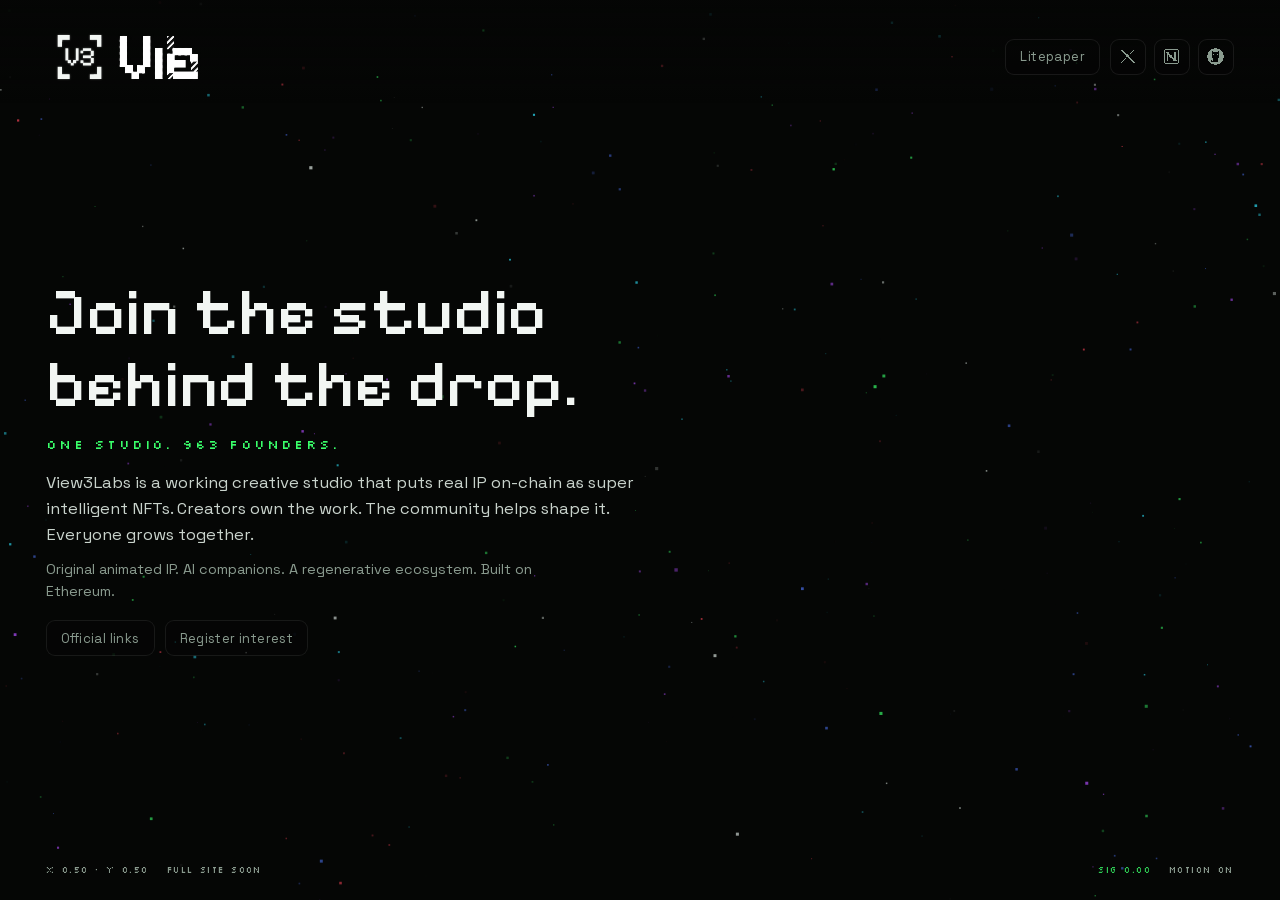
<file: index.html>
<!doctype html>
<html lang="en-GB">
<head>
<meta charset="utf-8">
<meta name="viewport" content="width=device-width, initial-scale=1">
<meta http-equiv="Content-Security-Policy" content="default-src 'none'; script-src 'self'; style-src 'self'; img-src 'self'; font-src 'self'; media-src 'self'; connect-src 'self'; manifest-src 'self'; base-uri 'none'; form-action 'none'; object-src 'none'; frame-src 'none'; upgrade-insecure-requests">
<meta name="referrer" content="strict-origin-when-cross-origin">
<link rel="canonical" href="https://view3labs.com/">
<title>View3Labs</title>
<meta name="description" content="View3Labs is a working creative studio that puts real IP on-chain as super intelligent NFTs.">
<meta property="og:title" content="View3Labs">
<meta property="og:description" content="Join the studio behind the drop. One studio. 963 founders.">
<meta property="og:image" content="https://view3labs.com/assets/og-image-v3.jpg">
<meta property="og:url" content="https://view3labs.com/">
<meta name="twitter:card" content="summary_large_image">
<link rel="icon" type="image/png" sizes="64x64" href="assets/favicon-64.png?v=20261117d">
<link rel="apple-touch-icon" href="assets/apple-touch-icon.png?v=20261117d">
<link rel="preload" href="fonts/space-grotesk.woff2" as="font" type="font/woff2" crossorigin>
<link rel="preload" href="fonts/silkscreen-400.woff2" as="font" type="font/woff2" crossorigin>
<link rel="preload" href="fonts/pixelify-sans.woff2" as="font" type="font/woff2" crossorigin>
<link rel="stylesheet" href="style.css?v=20261117d">
</head>
<body class="holding">

<!-- Reactive particle field -->
<canvas class="field" data-field aria-hidden="true"></canvas>

<header class="top" data-top>
  <a class="brand" href="./" data-brand aria-label="View3Labs">
    <img class="brand__mark" src="assets/mark-v3-white.png" alt="" width="512" height="512">
    <span class="brand__word">
      <video class="brand__video" data-wordmark muted playsinline preload="auto" aria-hidden="true"></video>
      <img class="brand__img" src="assets/wordmark-anim-last.png" alt="" width="840" height="160">
    </span>
  </a>
  <div class="top__right">
    <a class="top__pill" href="https://view3labs.notion.site/view3labs-litepaper-2616937a39f680359b5fe845289d6380" target="_blank" rel="noopener">Litepaper</a>
    <div class="top__icons" aria-label="Official channels">
      <a class="footer__icon" href="https://x.com/view3labs" target="_blank" rel="noopener" aria-label="View3Labs on X"><svg viewBox="0 0 16 16" shape-rendering="crispEdges" aria-hidden="true"><path d="M2 2h1v1h-1zM3 2h1v1h-1zM13 2h1v1h-1zM3 3h1v1h-1zM4 3h1v1h-1zM12 3h1v1h-1zM4 4h1v1h-1zM5 4h1v1h-1zM11 4h1v1h-1zM5 5h1v1h-1zM6 5h1v1h-1zM10 5h1v1h-1zM6 6h1v1h-1zM7 6h1v1h-1zM7 7h1v1h-1zM8 7h1v1h-1zM8 8h1v1h-1zM9 8h1v1h-1zM6 9h1v1h-1zM9 9h1v1h-1zM10 9h1v1h-1zM5 10h1v1h-1zM10 10h1v1h-1zM11 10h1v1h-1zM4 11h1v1h-1zM11 11h1v1h-1zM12 11h1v1h-1zM3 12h1v1h-1zM12 12h1v1h-1zM13 12h1v1h-1zM2 13h1v1h-1zM13 13h1v1h-1zM14 13h1v1h-1z"/></svg></a>
      <a class="footer__icon" href="https://view3labs.notion.site/view3labs-litepaper-2616937a39f680359b5fe845289d6380" target="_blank" rel="noopener" aria-label="View3Labs Litepaper on Notion"><svg viewBox="0 0 16 16" shape-rendering="crispEdges" aria-hidden="true"><path d="M2 1h1v1h-1zM3 1h1v1h-1zM4 1h1v1h-1zM5 1h1v1h-1zM6 1h1v1h-1zM7 1h1v1h-1zM8 1h1v1h-1zM9 1h1v1h-1zM10 1h1v1h-1zM11 1h1v1h-1zM12 1h1v1h-1zM13 1h1v1h-1zM1 2h1v1h-1zM14 2h1v1h-1zM1 3h1v1h-1zM14 3h1v1h-1zM1 4h1v1h-1zM3 4h1v1h-1zM4 4h1v1h-1zM5 4h1v1h-1zM10 4h1v1h-1zM11 4h1v1h-1zM14 4h1v1h-1zM1 5h1v1h-1zM4 5h1v1h-1zM5 5h1v1h-1zM10 5h1v1h-1zM11 5h1v1h-1zM14 5h1v1h-1zM1 6h1v1h-1zM4 6h1v1h-1zM5 6h1v1h-1zM6 6h1v1h-1zM10 6h1v1h-1zM11 6h1v1h-1zM14 6h1v1h-1zM1 7h1v1h-1zM4 7h1v1h-1zM6 7h1v1h-1zM7 7h1v1h-1zM10 7h1v1h-1zM11 7h1v1h-1zM14 7h1v1h-1zM1 8h1v1h-1zM4 8h1v1h-1zM7 8h1v1h-1zM8 8h1v1h-1zM10 8h1v1h-1zM11 8h1v1h-1zM14 8h1v1h-1zM1 9h1v1h-1zM4 9h1v1h-1zM8 9h1v1h-1zM9 9h1v1h-1zM10 9h1v1h-1zM11 9h1v1h-1zM14 9h1v1h-1zM1 10h1v1h-1zM4 10h1v1h-1zM9 10h1v1h-1zM10 10h1v1h-1zM11 10h1v1h-1zM14 10h1v1h-1zM1 11h1v1h-1zM4 11h1v1h-1zM9 11h1v1h-1zM10 11h1v1h-1zM11 11h1v1h-1zM12 11h1v1h-1zM14 11h1v1h-1zM1 12h1v1h-1zM14 12h1v1h-1zM1 13h1v1h-1zM14 13h1v1h-1zM2 14h1v1h-1zM3 14h1v1h-1zM4 14h1v1h-1zM5 14h1v1h-1zM6 14h1v1h-1zM7 14h1v1h-1zM8 14h1v1h-1zM9 14h1v1h-1zM10 14h1v1h-1zM11 14h1v1h-1zM12 14h1v1h-1zM13 14h1v1h-1z"/></svg></a>
      <a class="footer__icon" href="https://github.com/View3Labs" target="_blank" rel="noopener" aria-label="View3Labs on GitHub"><svg viewBox="0 0 16 16" shape-rendering="crispEdges" aria-hidden="true"><path d="M7 0h1v1h-1zM8 0h1v1h-1zM4 1h1v1h-1zM5 1h1v1h-1zM6 1h1v1h-1zM7 1h1v1h-1zM8 1h1v1h-1zM9 1h1v1h-1zM10 1h1v1h-1zM11 1h1v1h-1zM3 2h1v1h-1zM4 2h1v1h-1zM5 2h1v1h-1zM6 2h1v1h-1zM7 2h1v1h-1zM8 2h1v1h-1zM9 2h1v1h-1zM10 2h1v1h-1zM11 2h1v1h-1zM12 2h1v1h-1zM2 3h1v1h-1zM3 3h1v1h-1zM4 3h1v1h-1zM6 3h1v1h-1zM7 3h1v1h-1zM8 3h1v1h-1zM9 3h1v1h-1zM11 3h1v1h-1zM12 3h1v1h-1zM13 3h1v1h-1zM1 4h1v1h-1zM2 4h1v1h-1zM3 4h1v1h-1zM4 4h1v1h-1zM11 4h1v1h-1zM12 4h1v1h-1zM13 4h1v1h-1zM14 4h1v1h-1zM1 5h1v1h-1zM2 5h1v1h-1zM3 5h1v1h-1zM4 5h1v1h-1zM11 5h1v1h-1zM12 5h1v1h-1zM13 5h1v1h-1zM14 5h1v1h-1zM1 6h1v1h-1zM2 6h1v1h-1zM3 6h1v1h-1zM4 6h1v1h-1zM6 6h1v1h-1zM9 6h1v1h-1zM11 6h1v1h-1zM12 6h1v1h-1zM13 6h1v1h-1zM14 6h1v1h-1zM0 7h1v1h-1zM1 7h1v1h-1zM2 7h1v1h-1zM3 7h1v1h-1zM4 7h1v1h-1zM11 7h1v1h-1zM12 7h1v1h-1zM13 7h1v1h-1zM14 7h1v1h-1zM15 7h1v1h-1zM0 8h1v1h-1zM1 8h1v1h-1zM2 8h1v1h-1zM3 8h1v1h-1zM4 8h1v1h-1zM11 8h1v1h-1zM12 8h1v1h-1zM13 8h1v1h-1zM14 8h1v1h-1zM15 8h1v1h-1zM1 9h1v1h-1zM2 9h1v1h-1zM3 9h1v1h-1zM4 9h1v1h-1zM5 9h1v1h-1zM10 9h1v1h-1zM11 9h1v1h-1zM12 9h1v1h-1zM13 9h1v1h-1zM14 9h1v1h-1zM1 10h1v1h-1zM2 10h1v1h-1zM3 10h1v1h-1zM4 10h1v1h-1zM5 10h1v1h-1zM10 10h1v1h-1zM11 10h1v1h-1zM12 10h1v1h-1zM13 10h1v1h-1zM14 10h1v1h-1zM1 11h1v1h-1zM2 11h1v1h-1zM3 11h1v1h-1zM5 11h1v1h-1zM10 11h1v1h-1zM11 11h1v1h-1zM12 11h1v1h-1zM13 11h1v1h-1zM14 11h1v1h-1zM2 12h1v1h-1zM3 12h1v1h-1zM10 12h1v1h-1zM11 12h1v1h-1zM12 12h1v1h-1zM13 12h1v1h-1zM3 13h1v1h-1zM4 13h1v1h-1zM5 13h1v1h-1zM6 13h1v1h-1zM7 13h1v1h-1zM8 13h1v1h-1zM9 13h1v1h-1zM10 13h1v1h-1zM11 13h1v1h-1zM12 13h1v1h-1zM4 14h1v1h-1zM5 14h1v1h-1zM6 14h1v1h-1zM7 14h1v1h-1zM8 14h1v1h-1zM9 14h1v1h-1zM10 14h1v1h-1zM11 14h1v1h-1zM7 15h1v1h-1zM8 15h1v1h-1z"/></svg></a>
    </div>
  </div>
</header>

<main id="top">

<!-- Hero: the v3 hero on its own, holding back the rest of the site until launch -->
<section class="hero" aria-labelledby="hero-headline">
  <div class="hero__copy reveal">
    <h1 class="hero__headline" id="hero-headline">Join the studio<br>behind the drop.</h1>
    <p class="hero__magic">One studio. 963 founders.</p>
    <p class="hero__intro">View3Labs is a working creative studio that puts real IP on-chain as super intelligent NFTs. Creators own the work. The community helps shape it. Everyone grows together.</p>
    <p class="hero__tagline">Original animated IP. AI companions. A regenerative ecosystem. Built on Ethereum.</p>
    <div class="hero__actions">
      <a class="btn-line" href="links/">Official links</a>
      <a class="btn-line" href="https://docs.google.com/forms/d/e/1FAIpQLSch61NEoiPiYjb7AW-5lld3CAP9WMmhTiAOWWXmvHpPKNtkVA/viewform" target="_blank" rel="noopener">Register interest</a>
    </div>
  </div>

  <div class="meta">
    <span class="meta__axis" data-coord aria-hidden="true">X 0.50 · Y 0.50</span>
    <span class="meta__status" role="status">Full site soon</span>
    <span class="meta__right">
      <span data-sig aria-hidden="true">SIG 0.00</span>
      <button class="motion" type="button" data-motion aria-pressed="true">Motion on</button>
    </span>
  </div>
</section>

</main>

<script src="app.js?v=20261117d" defer></script>
</body>
</html>
</file>
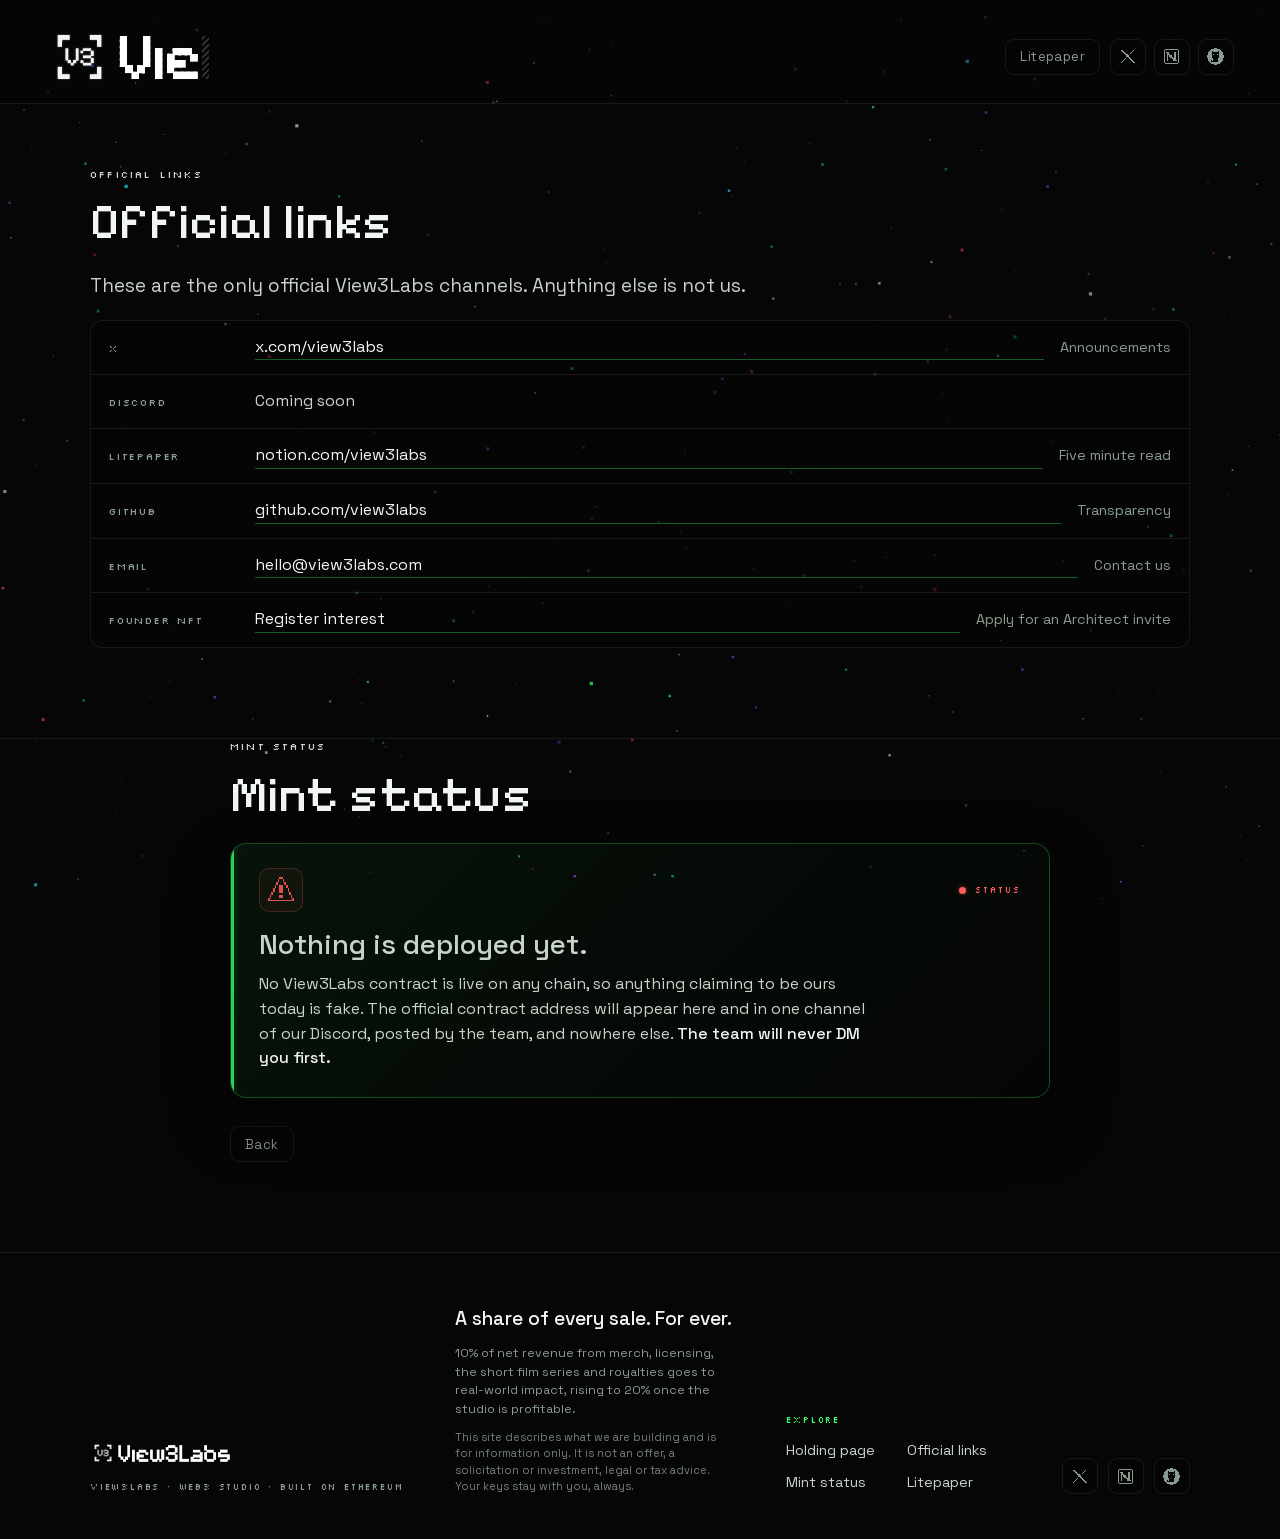
<file: links/index.html>
<!doctype html>
<html lang="en-GB">
<head>
<meta charset="utf-8">
<meta name="viewport" content="width=device-width, initial-scale=1">
<meta http-equiv="Content-Security-Policy" content="default-src 'none'; script-src 'self'; style-src 'self'; img-src 'self'; font-src 'self'; media-src 'self'; connect-src 'self'; manifest-src 'self'; base-uri 'none'; form-action 'none'; object-src 'none'; frame-src 'none'; upgrade-insecure-requests">
<meta name="referrer" content="strict-origin-when-cross-origin">
<link rel="canonical" href="https://view3labs.com/links/">
<title>Official links · View3Labs</title>
<meta name="description" content="The only official View3Labs channels. Anything else is not us.">
<meta property="og:title" content="View3Labs">
<meta property="og:description" content="Join the studio behind the drop. One studio. 963 founders.">
<meta property="og:image" content="https://view3labs.com/assets/og-image-v3.jpg">
<meta property="og:url" content="https://view3labs.com/links/">
<meta name="twitter:card" content="summary_large_image">
<link rel="icon" type="image/png" sizes="64x64" href="../assets/favicon-64.png?v=20261117d">
<link rel="apple-touch-icon" href="../assets/apple-touch-icon.png?v=20261117d">
<link rel="preload" href="../fonts/space-grotesk.woff2" as="font" type="font/woff2" crossorigin>
<link rel="preload" href="../fonts/silkscreen-400.woff2" as="font" type="font/woff2" crossorigin>
<link rel="preload" href="../fonts/pixelify-sans.woff2" as="font" type="font/woff2" crossorigin>
<link rel="stylesheet" href="../style.css?v=20261117d">
</head>
<body class="holding">

<!-- Reactive particle field -->
<canvas class="field" data-field aria-hidden="true"></canvas>

<header class="top" data-top>
  <a class="brand" href="../" data-brand aria-label="View3Labs">
    <img class="brand__mark" src="../assets/mark-v3-white.png" alt="" width="512" height="512">
    <span class="brand__word">
      <video class="brand__video" data-wordmark muted playsinline preload="auto" aria-hidden="true"></video>
      <img class="brand__img" src="../assets/wordmark-anim-last.png" alt="" width="840" height="160">
    </span>
  </a>
  <div class="top__right">
    <a class="top__pill" href="https://view3labs.notion.site/view3labs-litepaper-2616937a39f680359b5fe845289d6380" target="_blank" rel="noopener">Litepaper</a>
    <div class="top__icons" aria-label="Official channels">
      <a class="footer__icon" href="https://x.com/view3labs" target="_blank" rel="noopener" aria-label="View3Labs on X"><svg viewBox="0 0 16 16" shape-rendering="crispEdges" aria-hidden="true"><path d="M2 2h1v1h-1zM3 2h1v1h-1zM13 2h1v1h-1zM3 3h1v1h-1zM4 3h1v1h-1zM12 3h1v1h-1zM4 4h1v1h-1zM5 4h1v1h-1zM11 4h1v1h-1zM5 5h1v1h-1zM6 5h1v1h-1zM10 5h1v1h-1zM6 6h1v1h-1zM7 6h1v1h-1zM7 7h1v1h-1zM8 7h1v1h-1zM8 8h1v1h-1zM9 8h1v1h-1zM6 9h1v1h-1zM9 9h1v1h-1zM10 9h1v1h-1zM5 10h1v1h-1zM10 10h1v1h-1zM11 10h1v1h-1zM4 11h1v1h-1zM11 11h1v1h-1zM12 11h1v1h-1zM3 12h1v1h-1zM12 12h1v1h-1zM13 12h1v1h-1zM2 13h1v1h-1zM13 13h1v1h-1zM14 13h1v1h-1z"/></svg></a>
      <a class="footer__icon" href="https://view3labs.notion.site/view3labs-litepaper-2616937a39f680359b5fe845289d6380" target="_blank" rel="noopener" aria-label="View3Labs Litepaper on Notion"><svg viewBox="0 0 16 16" shape-rendering="crispEdges" aria-hidden="true"><path d="M2 1h1v1h-1zM3 1h1v1h-1zM4 1h1v1h-1zM5 1h1v1h-1zM6 1h1v1h-1zM7 1h1v1h-1zM8 1h1v1h-1zM9 1h1v1h-1zM10 1h1v1h-1zM11 1h1v1h-1zM12 1h1v1h-1zM13 1h1v1h-1zM1 2h1v1h-1zM14 2h1v1h-1zM1 3h1v1h-1zM14 3h1v1h-1zM1 4h1v1h-1zM3 4h1v1h-1zM4 4h1v1h-1zM5 4h1v1h-1zM10 4h1v1h-1zM11 4h1v1h-1zM14 4h1v1h-1zM1 5h1v1h-1zM4 5h1v1h-1zM5 5h1v1h-1zM10 5h1v1h-1zM11 5h1v1h-1zM14 5h1v1h-1zM1 6h1v1h-1zM4 6h1v1h-1zM5 6h1v1h-1zM6 6h1v1h-1zM10 6h1v1h-1zM11 6h1v1h-1zM14 6h1v1h-1zM1 7h1v1h-1zM4 7h1v1h-1zM6 7h1v1h-1zM7 7h1v1h-1zM10 7h1v1h-1zM11 7h1v1h-1zM14 7h1v1h-1zM1 8h1v1h-1zM4 8h1v1h-1zM7 8h1v1h-1zM8 8h1v1h-1zM10 8h1v1h-1zM11 8h1v1h-1zM14 8h1v1h-1zM1 9h1v1h-1zM4 9h1v1h-1zM8 9h1v1h-1zM9 9h1v1h-1zM10 9h1v1h-1zM11 9h1v1h-1zM14 9h1v1h-1zM1 10h1v1h-1zM4 10h1v1h-1zM9 10h1v1h-1zM10 10h1v1h-1zM11 10h1v1h-1zM14 10h1v1h-1zM1 11h1v1h-1zM4 11h1v1h-1zM9 11h1v1h-1zM10 11h1v1h-1zM11 11h1v1h-1zM12 11h1v1h-1zM14 11h1v1h-1zM1 12h1v1h-1zM14 12h1v1h-1zM1 13h1v1h-1zM14 13h1v1h-1zM2 14h1v1h-1zM3 14h1v1h-1zM4 14h1v1h-1zM5 14h1v1h-1zM6 14h1v1h-1zM7 14h1v1h-1zM8 14h1v1h-1zM9 14h1v1h-1zM10 14h1v1h-1zM11 14h1v1h-1zM12 14h1v1h-1zM13 14h1v1h-1z"/></svg></a>
      <a class="footer__icon" href="https://github.com/View3Labs" target="_blank" rel="noopener" aria-label="View3Labs on GitHub"><svg viewBox="0 0 16 16" shape-rendering="crispEdges" aria-hidden="true"><path d="M7 0h1v1h-1zM8 0h1v1h-1zM4 1h1v1h-1zM5 1h1v1h-1zM6 1h1v1h-1zM7 1h1v1h-1zM8 1h1v1h-1zM9 1h1v1h-1zM10 1h1v1h-1zM11 1h1v1h-1zM3 2h1v1h-1zM4 2h1v1h-1zM5 2h1v1h-1zM6 2h1v1h-1zM7 2h1v1h-1zM8 2h1v1h-1zM9 2h1v1h-1zM10 2h1v1h-1zM11 2h1v1h-1zM12 2h1v1h-1zM2 3h1v1h-1zM3 3h1v1h-1zM4 3h1v1h-1zM6 3h1v1h-1zM7 3h1v1h-1zM8 3h1v1h-1zM9 3h1v1h-1zM11 3h1v1h-1zM12 3h1v1h-1zM13 3h1v1h-1zM1 4h1v1h-1zM2 4h1v1h-1zM3 4h1v1h-1zM4 4h1v1h-1zM11 4h1v1h-1zM12 4h1v1h-1zM13 4h1v1h-1zM14 4h1v1h-1zM1 5h1v1h-1zM2 5h1v1h-1zM3 5h1v1h-1zM4 5h1v1h-1zM11 5h1v1h-1zM12 5h1v1h-1zM13 5h1v1h-1zM14 5h1v1h-1zM1 6h1v1h-1zM2 6h1v1h-1zM3 6h1v1h-1zM4 6h1v1h-1zM6 6h1v1h-1zM9 6h1v1h-1zM11 6h1v1h-1zM12 6h1v1h-1zM13 6h1v1h-1zM14 6h1v1h-1zM0 7h1v1h-1zM1 7h1v1h-1zM2 7h1v1h-1zM3 7h1v1h-1zM4 7h1v1h-1zM11 7h1v1h-1zM12 7h1v1h-1zM13 7h1v1h-1zM14 7h1v1h-1zM15 7h1v1h-1zM0 8h1v1h-1zM1 8h1v1h-1zM2 8h1v1h-1zM3 8h1v1h-1zM4 8h1v1h-1zM11 8h1v1h-1zM12 8h1v1h-1zM13 8h1v1h-1zM14 8h1v1h-1zM15 8h1v1h-1zM1 9h1v1h-1zM2 9h1v1h-1zM3 9h1v1h-1zM4 9h1v1h-1zM5 9h1v1h-1zM10 9h1v1h-1zM11 9h1v1h-1zM12 9h1v1h-1zM13 9h1v1h-1zM14 9h1v1h-1zM1 10h1v1h-1zM2 10h1v1h-1zM3 10h1v1h-1zM4 10h1v1h-1zM5 10h1v1h-1zM10 10h1v1h-1zM11 10h1v1h-1zM12 10h1v1h-1zM13 10h1v1h-1zM14 10h1v1h-1zM1 11h1v1h-1zM2 11h1v1h-1zM3 11h1v1h-1zM5 11h1v1h-1zM10 11h1v1h-1zM11 11h1v1h-1zM12 11h1v1h-1zM13 11h1v1h-1zM14 11h1v1h-1zM2 12h1v1h-1zM3 12h1v1h-1zM10 12h1v1h-1zM11 12h1v1h-1zM12 12h1v1h-1zM13 12h1v1h-1zM3 13h1v1h-1zM4 13h1v1h-1zM5 13h1v1h-1zM6 13h1v1h-1zM7 13h1v1h-1zM8 13h1v1h-1zM9 13h1v1h-1zM10 13h1v1h-1zM11 13h1v1h-1zM12 13h1v1h-1zM4 14h1v1h-1zM5 14h1v1h-1zM6 14h1v1h-1zM7 14h1v1h-1zM8 14h1v1h-1zM9 14h1v1h-1zM10 14h1v1h-1zM11 14h1v1h-1zM7 15h1v1h-1zM8 15h1v1h-1z"/></svg></a>
    </div>
  </div>
</header>

<main id="top" class="page">

<section class="section" id="links" aria-labelledby="h-links">
  <div class="section__inner">
    <p class="eyebrow">Official links</p>
    <h2 id="h-links" class="reveal">Official links</h2>
    <p class="lead reveal">These are the only official View3Labs channels. Anything else is not us.</p>
    <ul class="links" role="list">
      <li class="links__row reveal"><span class="links__channel">X</span><a class="links__link" href="https://x.com/view3labs" target="_blank" rel="noopener">x.com/view3labs</a><span class="links__note">Announcements</span></li>
      <li class="links__row reveal"><span class="links__channel">Discord</span><span class="links__link" data-discord>Coming soon</span><span class="links__note" data-discord-note></span></li>
      <li class="links__row reveal"><span class="links__channel">Litepaper</span><a class="links__link" href="https://view3labs.notion.site/view3labs-litepaper-2616937a39f680359b5fe845289d6380" target="_blank" rel="noopener">notion.com/view3labs</a><span class="links__note">Five minute read</span></li>
      <li class="links__row reveal"><span class="links__channel">GitHub</span><a class="links__link" href="https://github.com/View3Labs" target="_blank" rel="noopener">github.com/view3labs</a><span class="links__note">Transparency</span></li>
      <li class="links__row reveal"><span class="links__channel">Email</span><a class="links__link" href="mailto:hello@view3labs.com">hello@view3labs.com</a><span class="links__note">Contact us</span></li>
      <li class="links__row reveal"><span class="links__channel">Founder NFT</span><a class="links__link" href="https://docs.google.com/forms/d/e/1FAIpQLSch61NEoiPiYjb7AW-5lld3CAP9WMmhTiAOWWXmvHpPKNtkVA/viewform" target="_blank" rel="noopener">Register interest</a><span class="links__note">Apply for an Architect invite</span></li>
    </ul>
  </div>
</section>

<section class="section section--mint" id="mint-status" aria-labelledby="h-mint">
  <div class="section__inner section__inner--narrow">
    <p class="eyebrow">Mint status</p>
    <h2 id="h-mint" class="reveal">Mint status</h2>
    <!-- Default state is the standing warning. app.js swaps to the live state only when SITE_CONFIG has both values. -->
    <div class="mint mint--warning reveal" data-mint-warning role="status">
      <div class="mint__head">
        <span class="mint__glyph"><svg viewBox="0 0 16 16" shape-rendering="crispEdges" aria-hidden="true"><path d="M7 0h1v1h-1zM8 0h1v1h-1zM6 1h1v1h-1zM9 1h1v1h-1zM6 2h1v1h-1zM9 2h1v1h-1zM5 3h1v1h-1zM10 3h1v1h-1zM5 4h1v1h-1zM10 4h1v1h-1zM4 5h1v1h-1zM7 5h1v1h-1zM8 5h1v1h-1zM11 5h1v1h-1zM4 6h1v1h-1zM7 6h1v1h-1zM8 6h1v1h-1zM11 6h1v1h-1zM3 7h1v1h-1zM7 7h1v1h-1zM8 7h1v1h-1zM12 7h1v1h-1zM3 8h1v1h-1zM7 8h1v1h-1zM8 8h1v1h-1zM12 8h1v1h-1zM2 9h1v1h-1zM7 9h1v1h-1zM8 9h1v1h-1zM13 9h1v1h-1zM2 10h1v1h-1zM13 10h1v1h-1zM1 11h1v1h-1zM7 11h1v1h-1zM8 11h1v1h-1zM14 11h1v1h-1zM1 12h1v1h-1zM7 12h1v1h-1zM8 12h1v1h-1zM14 12h1v1h-1zM0 13h1v1h-1zM15 13h1v1h-1zM0 14h1v1h-1zM1 14h1v1h-1zM2 14h1v1h-1zM3 14h1v1h-1zM4 14h1v1h-1zM5 14h1v1h-1zM6 14h1v1h-1zM7 14h1v1h-1zM8 14h1v1h-1zM9 14h1v1h-1zM10 14h1v1h-1zM11 14h1v1h-1zM12 14h1v1h-1zM13 14h1v1h-1zM14 14h1v1h-1zM15 14h1v1h-1z"/></svg></span>
        <span class="mint__status"><span class="mint__dot" aria-hidden="true"></span>Status</span>
      </div>
      <p class="mint__title">Nothing is deployed yet.</p>
      <p>No View3Labs contract is live on any chain, so anything claiming to be ours today is fake. The official contract address will appear here and in one channel of our Discord, posted by the team, and nowhere else. <strong>The team will never DM you first.</strong></p>
    </div>
    <div class="mint mint--live" data-mint-live hidden>
      <div class="mint__head">
        <span class="mint__glyph"><svg viewBox="0 0 16 16" shape-rendering="crispEdges" aria-hidden="true"><path d="M14 4h1v1h-1zM15 4h1v1h-1zM13 5h1v1h-1zM14 5h1v1h-1zM15 5h1v1h-1zM12 6h1v1h-1zM13 6h1v1h-1zM14 6h1v1h-1zM11 7h1v1h-1zM12 7h1v1h-1zM13 7h1v1h-1zM2 8h1v1h-1zM3 8h1v1h-1zM10 8h1v1h-1zM11 8h1v1h-1zM12 8h1v1h-1zM2 9h1v1h-1zM3 9h1v1h-1zM4 9h1v1h-1zM9 9h1v1h-1zM10 9h1v1h-1zM11 9h1v1h-1zM3 10h1v1h-1zM4 10h1v1h-1zM5 10h1v1h-1zM8 10h1v1h-1zM9 10h1v1h-1zM10 10h1v1h-1zM4 11h1v1h-1zM5 11h1v1h-1zM6 11h1v1h-1zM7 11h1v1h-1zM8 11h1v1h-1zM9 11h1v1h-1zM5 12h1v1h-1zM6 12h1v1h-1zM7 12h1v1h-1zM8 12h1v1h-1z"/></svg></span>
        <span class="mint__status"><span class="mint__dot" aria-hidden="true"></span>Live</span>
      </div>
      <p class="mint__label">Official contract address</p>
      <code class="mint__address" data-mint-address></code>
      <a class="btn btn--primary" data-mint-link href="#" target="_blank" rel="noopener">Official mint page</a>
    </div>
    <a class="page__back" href="../">Back</a>
  </div>
</section>

</main>

<footer class="footer" id="footer">
  <div class="section__inner footer__grid">
    <div class="footer__brand">
      <a class="footer__home" href="../" data-footbrand aria-label="View3Labs">
        <img class="footer__mark" src="../assets/mark-v3-white.png" alt="" width="512" height="512">
        <span class="footer__word">
          <video class="footer__video" data-footwordmark muted playsinline preload="metadata" aria-hidden="true"></video>
          <img class="footer__img" src="../assets/wordmark-anim-last.png" alt="View3Labs" width="840" height="160">
        </span>
      </a>
      <p class="footer__line">View3Labs · Web3 Studio · Built on Ethereum</p>
    </div>
    <div class="footer__wording">
      <p class="footer__pledge">A share of every sale. For ever.</p>
      <p class="footer__small">10% of net revenue from merch, licensing, the short film series and royalties goes to real-world impact, rising to 20% once the studio is profitable.</p>
      <p class="footer__small footer__legal">This site describes what we are building and is for information only. It is not an offer, a solicitation or investment, legal or tax advice. Your keys stay with you, always.</p>
    </div>
    <nav class="footer__col" aria-label="Sections">
      <p class="footer__title">Explore</p>
      <div class="footer__links">
        <a href="../">Holding page</a>
        <a href="#links">Official links</a>
        <a href="#mint-status">Mint status</a>
        <a href="https://view3labs.notion.site/view3labs-litepaper-2616937a39f680359b5fe845289d6380" target="_blank" rel="noopener">Litepaper</a>
      </div>
    </nav>
    <div class="footer__icons" aria-label="Official channels">
      <a class="footer__icon" href="https://x.com/view3labs" target="_blank" rel="noopener" aria-label="View3Labs on X"><svg viewBox="0 0 16 16" shape-rendering="crispEdges" aria-hidden="true"><path d="M2 2h1v1h-1zM3 2h1v1h-1zM13 2h1v1h-1zM3 3h1v1h-1zM4 3h1v1h-1zM12 3h1v1h-1zM4 4h1v1h-1zM5 4h1v1h-1zM11 4h1v1h-1zM5 5h1v1h-1zM6 5h1v1h-1zM10 5h1v1h-1zM6 6h1v1h-1zM7 6h1v1h-1zM7 7h1v1h-1zM8 7h1v1h-1zM8 8h1v1h-1zM9 8h1v1h-1zM6 9h1v1h-1zM9 9h1v1h-1zM10 9h1v1h-1zM5 10h1v1h-1zM10 10h1v1h-1zM11 10h1v1h-1zM4 11h1v1h-1zM11 11h1v1h-1zM12 11h1v1h-1zM3 12h1v1h-1zM12 12h1v1h-1zM13 12h1v1h-1zM2 13h1v1h-1zM13 13h1v1h-1zM14 13h1v1h-1z"/></svg></a>
      <a class="footer__icon" href="https://view3labs.notion.site/view3labs-litepaper-2616937a39f680359b5fe845289d6380" target="_blank" rel="noopener" aria-label="View3Labs Litepaper on Notion"><svg viewBox="0 0 16 16" shape-rendering="crispEdges" aria-hidden="true"><path d="M2 1h1v1h-1zM3 1h1v1h-1zM4 1h1v1h-1zM5 1h1v1h-1zM6 1h1v1h-1zM7 1h1v1h-1zM8 1h1v1h-1zM9 1h1v1h-1zM10 1h1v1h-1zM11 1h1v1h-1zM12 1h1v1h-1zM13 1h1v1h-1zM1 2h1v1h-1zM14 2h1v1h-1zM1 3h1v1h-1zM14 3h1v1h-1zM1 4h1v1h-1zM3 4h1v1h-1zM4 4h1v1h-1zM5 4h1v1h-1zM10 4h1v1h-1zM11 4h1v1h-1zM14 4h1v1h-1zM1 5h1v1h-1zM4 5h1v1h-1zM5 5h1v1h-1zM10 5h1v1h-1zM11 5h1v1h-1zM14 5h1v1h-1zM1 6h1v1h-1zM4 6h1v1h-1zM5 6h1v1h-1zM6 6h1v1h-1zM10 6h1v1h-1zM11 6h1v1h-1zM14 6h1v1h-1zM1 7h1v1h-1zM4 7h1v1h-1zM6 7h1v1h-1zM7 7h1v1h-1zM10 7h1v1h-1zM11 7h1v1h-1zM14 7h1v1h-1zM1 8h1v1h-1zM4 8h1v1h-1zM7 8h1v1h-1zM8 8h1v1h-1zM10 8h1v1h-1zM11 8h1v1h-1zM14 8h1v1h-1zM1 9h1v1h-1zM4 9h1v1h-1zM8 9h1v1h-1zM9 9h1v1h-1zM10 9h1v1h-1zM11 9h1v1h-1zM14 9h1v1h-1zM1 10h1v1h-1zM4 10h1v1h-1zM9 10h1v1h-1zM10 10h1v1h-1zM11 10h1v1h-1zM14 10h1v1h-1zM1 11h1v1h-1zM4 11h1v1h-1zM9 11h1v1h-1zM10 11h1v1h-1zM11 11h1v1h-1zM12 11h1v1h-1zM14 11h1v1h-1zM1 12h1v1h-1zM14 12h1v1h-1zM1 13h1v1h-1zM14 13h1v1h-1zM2 14h1v1h-1zM3 14h1v1h-1zM4 14h1v1h-1zM5 14h1v1h-1zM6 14h1v1h-1zM7 14h1v1h-1zM8 14h1v1h-1zM9 14h1v1h-1zM10 14h1v1h-1zM11 14h1v1h-1zM12 14h1v1h-1zM13 14h1v1h-1z"/></svg></a>
      <a class="footer__icon" href="https://github.com/View3Labs" target="_blank" rel="noopener" aria-label="View3Labs on GitHub"><svg viewBox="0 0 16 16" shape-rendering="crispEdges" aria-hidden="true"><path d="M7 0h1v1h-1zM8 0h1v1h-1zM4 1h1v1h-1zM5 1h1v1h-1zM6 1h1v1h-1zM7 1h1v1h-1zM8 1h1v1h-1zM9 1h1v1h-1zM10 1h1v1h-1zM11 1h1v1h-1zM3 2h1v1h-1zM4 2h1v1h-1zM5 2h1v1h-1zM6 2h1v1h-1zM7 2h1v1h-1zM8 2h1v1h-1zM9 2h1v1h-1zM10 2h1v1h-1zM11 2h1v1h-1zM12 2h1v1h-1zM2 3h1v1h-1zM3 3h1v1h-1zM4 3h1v1h-1zM6 3h1v1h-1zM7 3h1v1h-1zM8 3h1v1h-1zM9 3h1v1h-1zM11 3h1v1h-1zM12 3h1v1h-1zM13 3h1v1h-1zM1 4h1v1h-1zM2 4h1v1h-1zM3 4h1v1h-1zM4 4h1v1h-1zM11 4h1v1h-1zM12 4h1v1h-1zM13 4h1v1h-1zM14 4h1v1h-1zM1 5h1v1h-1zM2 5h1v1h-1zM3 5h1v1h-1zM4 5h1v1h-1zM11 5h1v1h-1zM12 5h1v1h-1zM13 5h1v1h-1zM14 5h1v1h-1zM1 6h1v1h-1zM2 6h1v1h-1zM3 6h1v1h-1zM4 6h1v1h-1zM6 6h1v1h-1zM9 6h1v1h-1zM11 6h1v1h-1zM12 6h1v1h-1zM13 6h1v1h-1zM14 6h1v1h-1zM0 7h1v1h-1zM1 7h1v1h-1zM2 7h1v1h-1zM3 7h1v1h-1zM4 7h1v1h-1zM11 7h1v1h-1zM12 7h1v1h-1zM13 7h1v1h-1zM14 7h1v1h-1zM15 7h1v1h-1zM0 8h1v1h-1zM1 8h1v1h-1zM2 8h1v1h-1zM3 8h1v1h-1zM4 8h1v1h-1zM11 8h1v1h-1zM12 8h1v1h-1zM13 8h1v1h-1zM14 8h1v1h-1zM15 8h1v1h-1zM1 9h1v1h-1zM2 9h1v1h-1zM3 9h1v1h-1zM4 9h1v1h-1zM5 9h1v1h-1zM10 9h1v1h-1zM11 9h1v1h-1zM12 9h1v1h-1zM13 9h1v1h-1zM14 9h1v1h-1zM1 10h1v1h-1zM2 10h1v1h-1zM3 10h1v1h-1zM4 10h1v1h-1zM5 10h1v1h-1zM10 10h1v1h-1zM11 10h1v1h-1zM12 10h1v1h-1zM13 10h1v1h-1zM14 10h1v1h-1zM1 11h1v1h-1zM2 11h1v1h-1zM3 11h1v1h-1zM5 11h1v1h-1zM10 11h1v1h-1zM11 11h1v1h-1zM12 11h1v1h-1zM13 11h1v1h-1zM14 11h1v1h-1zM2 12h1v1h-1zM3 12h1v1h-1zM10 12h1v1h-1zM11 12h1v1h-1zM12 12h1v1h-1zM13 12h1v1h-1zM3 13h1v1h-1zM4 13h1v1h-1zM5 13h1v1h-1zM6 13h1v1h-1zM7 13h1v1h-1zM8 13h1v1h-1zM9 13h1v1h-1zM10 13h1v1h-1zM11 13h1v1h-1zM12 13h1v1h-1zM4 14h1v1h-1zM5 14h1v1h-1zM6 14h1v1h-1zM7 14h1v1h-1zM8 14h1v1h-1zM9 14h1v1h-1zM10 14h1v1h-1zM11 14h1v1h-1zM7 15h1v1h-1zM8 15h1v1h-1z"/></svg></a>
    </div>
  </div>
</footer>

<script src="../app.js?v=20261117d" defer></script>
</body>
</html>
</file>
<file: style.css>
/* View3Labs: site v3
   Hero (particle field · header lockup [v3] mark + animated alpha wordmark · copy · axis bar)
   followed by: In short · The studio · The first title · The Founder NFT · Mint status · $VIEW3 · Regenerative impact ·
   Trust · Roadmap · Official links · Footer.
   Everything self-hosted: fonts below are OFL files served from ./fonts. No third-party requests. */

@font-face { font-family: "Silkscreen"; src: url("fonts/silkscreen-400.woff2") format("woff2"); font-weight: 400; font-style: normal; font-display: swap; }
@font-face { font-family: "Space Grotesk"; src: url("fonts/space-grotesk.woff2") format("woff2"); font-weight: 300 700; font-style: normal; font-display: swap; }  /* variable font */
@font-face { font-family: "Pixelify Sans"; src: url("fonts/pixelify-sans.woff2") format("woff2"); font-weight: 400 700; font-style: normal; font-display: swap; }  /* variable pixel face for headings */

:root {
  --bg: #050605;
  --bg-2: #090b09;
  --ink: #f2f6f3;
  --body: #c9d3cc;
  --mute: #8a9b8f;
  --green: #39ff6a;
  --green-dim: #1fa84a;
  --warn: #ff5d5d;
  --line: rgba(255,255,255,0.08);
  --font-display: "Silkscreen", ui-monospace, monospace;
  --font-heading: "Pixelify Sans", "Silkscreen", ui-monospace, monospace;
  --font-body: "Space Grotesk", system-ui, -apple-system, "Segoe UI", sans-serif;
  --gutter: clamp(18px, 3.6vw, 48px);
  --measure: 62ch;

  /* lockup: wordmark video box is 840×160 with the glyphs at 96% of its width */
  --word-w: clamp(190px, 24vw, 360px);

  /* driven by app.js */
  --energy: 0;
  --mx: 0;
  --my: 0;
}

* { box-sizing: border-box; }
html { scroll-behavior: smooth; scroll-padding-top: 96px; }
body {
  margin: 0;
  background: var(--bg);
  color: var(--ink);
  font-family: var(--font-body);
  font-size: 16px; line-height: 1.55;
  -webkit-font-smoothing: antialiased;
  overflow-x: hidden;
}
img, video, svg { display: block; max-width: 100%; }
a { color: inherit; text-decoration: none; }
button { font: inherit; color: inherit; background: none; border: 0; padding: 0; cursor: pointer; }
:focus-visible { outline: 2px solid var(--green); outline-offset: 3px; }
p { margin: 0 0 1em; }
h1, h2, h3 { margin: 0; font-family: var(--font-heading); font-weight: 500; letter-spacing: 0.01em; line-height: 1.08; }
strong { font-weight: 500; color: var(--ink); }
.sr-only {
  position: absolute; width: 1px; height: 1px; margin: -1px; padding: 0; overflow: hidden;
  clip: rect(0 0 0 0); clip-path: inset(50%); white-space: nowrap; border: 0;
}

.field { position: fixed; inset: 0; width: 100%; height: 100%; z-index: 0; }

/* ---------- Header (sticky, compacts once scrolled) ---------- */
.top {
  position: sticky; top: 0; z-index: 10;
  display: flex; align-items: center; justify-content: space-between; gap: 24px;
  padding: clamp(16px, 2.6vh, 28px) var(--gutter) 12px;
  background: linear-gradient(to bottom, rgba(5,6,5,0.92), rgba(5,6,5,0));
  transition: padding .3s ease, background .3s ease;
}
.top.is-stuck { padding-top: 10px; padding-bottom: 10px; background: linear-gradient(to bottom, rgba(5,6,5,0.96), rgba(5,6,5,0.82)); }

.brand {
  position: relative; z-index: 6;
  display: flex; align-items: center;
  transform: translate3d(0, 0, 0) scale(1);                               /* no pointer parallax on the lockup: it stays put under the cursor */
  transform-origin: left center;
  transition: transform .3s ease-out;
}
.top.is-stuck .brand { transform: translate3d(0, 0, 0) scale(0.72); }
.brand__word { position: relative; display: block; width: var(--word-w); }
.brand__video, .brand__img {
  width: 100%; aspect-ratio: 840 / 160; height: auto;                     /* no CSS filter here: WebKit drops a video's alpha when one is applied */
}
.brand__video { display: none; pointer-events: none; }                                    /* never a tap target: some webviews open a tapped video fullscreen */
.brand__video.is-blend { mix-blend-mode: screen; }
.brand__word.has-video .brand__video { display: block; }
.brand__word.has-video .brand__img { display: none; }

.nav {
  display: flex; align-items: center; gap: clamp(14px, 1.6vw, 24px);
  font-family: var(--font-display); font-size: 10px; letter-spacing: 0.18em; text-transform: uppercase;
  color: var(--mute);
}
.nav a { position: relative; padding: 6px 0; transition: color .2s; }
.nav a::after {
  content: ""; position: absolute; left: 0; right: 100%; bottom: 0; height: 1px;
  background: var(--green); transition: right .25s ease;
}
.nav a:hover, .nav a:focus-visible { color: var(--ink); }
.nav a:hover::after, .nav a:focus-visible::after { right: 0; }
.nav .pill {
  font-family: var(--font-body); font-size: 13px; letter-spacing: 0.03em; text-transform: none; color: var(--ink);
  padding: 9px 15px; border: 1px solid rgba(255,255,255,0.14); border-radius: 999px;
  background: rgba(5,6,5,0.82);
  transition: border-color .2s, box-shadow .25s;
}
.nav .pill::after { display: none; }
.nav .pill:hover, .nav .pill:focus-visible { border-color: rgba(255,255,255,0.4); }

/* V3 symbol beside the wordmark (header + footer lockups) */
.brand { gap: 0; }                                                        /* the images carry their own padding: 0 still reads as ~13px */
.brand__mark { width: calc(var(--word-w) * 0.2186); height: auto; flex: none; margin-right: -2px;   /* bracket height == letter height: (0.738 / 0.643) * (160 / 840) */ filter: drop-shadow(0 0 1px rgba(255,255,255,0.3)); }

/* Menu button (narrow screens) */
.menu {
  position: relative; z-index: 6;
  display: none; align-items: center; gap: 10px;
  font-family: var(--font-display); font-size: 10px; letter-spacing: 0.18em; text-transform: uppercase; color: var(--mute);
  padding: 8px 2px;
}
.menu__icon { position: relative; display: block; width: 18px; height: 11px; }
.menu__bar { position: absolute; left: 0; width: 18px; height: 1px; background: var(--ink); transition: transform .25s, top .25s; }
.menu__bar:first-child { top: 0; }
.menu__bar:last-child { top: 10px; }
.menu[aria-expanded="true"] .menu__bar:first-child { top: 5px; transform: rotate(45deg); }
.menu[aria-expanded="true"] .menu__bar:last-child  { top: 5px; transform: rotate(-45deg); }

/* ---------- Buttons ---------- */
.btn {
  display: inline-flex; align-items: center; justify-content: center;
  padding: 12px 22px; border-radius: 999px;
  font-size: 14px; font-weight: 500; letter-spacing: 0.02em;
  border: 1px solid transparent;
  transition: transform .15s ease, border-color .2s;
}
.btn:hover { transform: translateY(-1px); }
.btn--primary { background: var(--green); color: #031207; }


/* ---------- Hero ---------- */
.hero {
  position: relative; z-index: auto; overflow: hidden;                                       /* z-index auto: no isolated context, so the fallback blend reaches the field */
  min-height: calc(var(--vh, 100svh) - var(--top-h, 96px));                                /* the hero and its meta bar fill the first screen exactly; --vh is the visible height measured on touch devices, see app.js */
  display: grid; grid-template-rows: 1fr auto;
  padding: clamp(24px, 6vh, 72px) 0 0;
}
.hero__media.section__media { z-index: 0; pointer-events: none; }                          /* above the fixed particle field (later in the DOM), below the copy */
.hero > .meta { position: relative; z-index: 1; }                                           /* axis bar, Scroll link and Motion toggle stay above the media layer */
.hero__media .section__video {                                                             /* alpha symbol loop shown bright; the particle field shows through its transparency */
  position: absolute; left: 50%; top: calc(50% - clamp(16px, 3vh, 36px)); transform: translate(-50%, -50%);   /* lifted by half the copy's bottom padding: centred on headline-to-buttons */
  width: clamp(440px, 70vw, 880px); height: auto; aspect-ratio: 16 / 9; object-fit: contain;    /* sized by viewport width up to about 1250px wide, then held: the mark reads better at its smaller-screen size */
  opacity: 1; filter: none;
}
.hero__media .section__video.is-blend { mix-blend-mode: screen; }                         /* MP4 fallback only: its black ground is keyed out by the blend */
@media (min-width: 1600px) { .hero__media .section__video { width: 600px; } }            /* large monitors: the mark steps down again, close to its size on a small laptop */
.hero__copy {
  position: relative; z-index: 1;
  align-self: center;
  padding: 0 var(--gutter) clamp(32px, 6vh, 72px);
  max-width: calc(var(--gutter) * 2 + 720px);
}
.hero__headline {
  font-size: clamp(2.3rem, 5.2vw, 4.6rem);
  max-width: 14ch;
}
.hero__magic {
  margin: 14px 0 16px;
  font-family: var(--font-display); font-size: clamp(0.62rem, 1.1vw, 0.8rem); letter-spacing: 0.22em; text-transform: uppercase;
  color: var(--green);
}
.hero__intro { max-width: var(--measure); color: var(--body); font-size: clamp(1rem, 1.3vw, 1.125rem); margin-bottom: 10px; }
.hero__tagline { max-width: var(--measure); color: var(--mute); font-size: 0.9rem; margin-bottom: 18px; }
.hero__actions { display: flex; gap: 10px; align-items: center; flex-wrap: wrap; }


/* Axis bar (hero footer) */
.meta {
  display: flex; justify-content: flex-start; align-items: center; gap: 18px;
  padding: 10px var(--gutter) 18px;
  font-family: var(--font-display); font-size: 9px; letter-spacing: 0.16em; text-transform: uppercase;
  color: var(--mute);
}
.meta__right { display: inline-flex; align-items: center; gap: 18px; order: 3; margin-left: auto; }
.meta [data-coord] { order: 1; }
.meta__status { order: 2; color: var(--mute); }                              /* the holding page's status, in the bar's own voice */
.meta [data-sig] { color: var(--green); opacity: 0.8; }
.meta__scroll { display: inline-flex; align-items: center; gap: 10px; color: var(--mute); transition: color .2s; }
.meta__scroll:hover { color: var(--ink); }
.meta__cue { width: 1px; height: 22px; background: linear-gradient(to bottom, transparent, var(--green)); animation: cue 1.8s ease-in-out infinite; }
@keyframes cue { 0%,100% { transform: scaleY(0.4); opacity: .4; } 50% { transform: scaleY(1); opacity: 1; } }
.motion {
  font-family: inherit; font-size: inherit; letter-spacing: inherit; text-transform: inherit; color: var(--mute);
  padding: 4px 0; border-bottom: 1px solid transparent; transition: color .2s, border-color .2s;
}
.motion:hover { color: var(--ink); border-color: rgba(57,255,106,0.5); }
.motion[aria-pressed="false"] { color: var(--ink); }

/* ---------- Sections ---------- */
.section {
  position: relative; z-index: 2;
  padding: clamp(64px, 10vh, 120px) var(--gutter);
  border-top: 1px solid var(--line);
}
.section__inner { max-width: 1100px; margin: 0 auto; }
.section__inner--narrow { max-width: 820px; }
.section__inner--split { display: grid; grid-template-columns: minmax(0, 1.4fr) minmax(0, 1fr); gap: clamp(32px, 6vw, 96px); align-items: start; }
.eyebrow {
  font-family: var(--font-display); font-size: 10px; letter-spacing: 0.22em; text-transform: uppercase;
  color: var(--green); margin: 0 0 14px;
}
.section h2 { font-size: clamp(1.9rem, 3.8vw, 3.1rem); margin-bottom: 22px; }
.h2__num { color: var(--mute); font-weight: 400; }
.section p { color: var(--body); max-width: var(--measure); }
.lead { font-size: clamp(1.05rem, 1.5vw, 1.25rem); color: var(--ink); }
.note {
  padding: 16px 18px; border-left: 2px solid var(--green);
  background: rgba(57,255,106,0.05); border-radius: 0 8px 8px 0;
}

/* Cards (In short) */
.cards {
  list-style: none; margin: 10px 0 0; padding: 0;
  display: grid; grid-template-columns: repeat(3, minmax(0, 1fr)); gap: 18px;
}
.card {
  padding: 24px 22px 18px; border: 1px solid var(--line); border-radius: 14px;
  background: rgba(5,6,5,0.6);
  transition: border-color .25s, transform .25s;
}
.card:hover { border-color: rgba(57,255,106,0.4); transform: translateY(-3px); }
.card__kicker { font-family: var(--font-display); font-size: 9px; letter-spacing: 0.2em; text-transform: uppercase; color: var(--mute); margin-bottom: 10px; }
.card__title { display: flex; align-items: center; gap: 10px; font-size: 1.35rem; margin-bottom: 10px; }
.card__icon {
  flex: none; display: grid; place-items: center; width: 30px; height: 30px; border-radius: 8px;
  border: 1px solid rgba(57,255,106,0.22); background: rgba(57,255,106,0.06);
}
.card__icon svg { width: 18px; height: 18px; display: block; fill: var(--green); }
.card p:last-child { margin-bottom: 0; font-size: 0.95rem; }
.strapline {
  margin: 34px 0 0; text-align: center;
  font-family: var(--font-display); font-size: clamp(0.62rem, 1.1vw, 0.8rem); letter-spacing: 0.2em; text-transform: uppercase;
  color: var(--ink) !important; max-width: none !important;
}

.pillar__glyph {                          /* framed pixel glyph: 32px icon = 2px cells on a 16-grid, stays crisp */
  flex: none; display: grid; place-items: center; width: 48px; height: 48px; border-radius: 10px;
  border: 1px solid rgba(57,255,106,0.22); background: rgba(57,255,106,0.06);
}
.pillar__icon { width: 32px; height: 32px; display: block; fill: var(--green); }
.pillar:hover .pillar__glyph { border-color: rgba(57,255,106,0.5); }

/* One-line statement lists (The studio, Trust) */
.lines { list-style: none; margin: 6px 0 22px; padding: 0; display: grid; gap: 10px; max-width: var(--measure); }
.lines li { position: relative; padding-left: 22px; color: var(--body); }
.lines li::before { content: ""; position: absolute; left: 0; top: 0.55em; width: 8px; height: 8px; background: var(--green); box-shadow: 0 0 8px rgba(57,255,106,0.5); }
.lines strong { color: var(--ink); }

/* Tables */
.table-wrap { overflow-x: auto; margin: 6px 0 22px; border: 1px solid var(--line); border-radius: 12px; background: rgba(5,6,5,0.55); }
.table { width: 100%; border-collapse: collapse; font-size: 0.95rem; }
.table th, .table td { text-align: left; padding: 14px 18px; border-bottom: 1px solid var(--line); vertical-align: top; }
.table thead th { font-family: var(--font-display); font-size: 9px; letter-spacing: 0.18em; text-transform: uppercase; color: var(--mute); font-weight: 400; }
.table tbody th { font-weight: 500; color: var(--ink); white-space: nowrap; }
.table tbody td { color: var(--body); }
.table tbody tr:last-child th, .table tbody tr:last-child td { border-bottom: 0; }
.table--alloc td:last-child, .table--alloc thead th:last-child { text-align: right; font-variant-numeric: tabular-nums; width: 1%; white-space: nowrap; }
.table--alloc td:last-child { color: var(--ink); font-weight: 500; }
.table--alloc tbody th { white-space: normal; }
.table__name { display: inline-flex; align-items: center; flex-wrap: wrap; gap: 8px 10px; }
.table--alloc .dot { display: inline-block; width: 9px; height: 9px; border-radius: 50%; background: var(--c); box-shadow: 0 0 8px var(--c); margin: 0; }
.table--alloc tbody tr { transition: background .2s; }
.table--alloc tbody tr:hover { background: rgba(255,255,255,0.03); }
.chip {
  display: inline-block; padding: 3px 8px; border-radius: 999px;
  font-family: var(--font-display); font-size: 8px; letter-spacing: 0.16em; text-transform: uppercase;
  color: var(--mute); border: 1px solid rgba(255,255,255,0.12); background: rgba(255,255,255,0.03); white-space: nowrap;
}

/* The first title: looping trailer behind the section, scanlines over it, stat tiles */
.section--video { overflow: hidden; }
.section__media { position: absolute; inset: 0; z-index: 0; }
.section__video { width: 100%; height: 100%; object-fit: cover; opacity: 0.75; filter: saturate(1.1); }
.section__scan {                            /* dark line every 3px (normal blend) … */
  position: absolute; inset: 0; pointer-events: none;
  background: repeating-linear-gradient(to bottom, rgba(0,0,0,0.38) 0 1px, transparent 1px 3px);
}
.section__scan::after {                     /* … plus a faint light line that only shows on footage, never lifts pure black */
  content: ""; position: absolute; inset: 0;
  background: repeating-linear-gradient(to bottom, transparent 0 2px, rgba(255,255,255,0.05) 2px 3px);
  mix-blend-mode: overlay;
}
.section--video .section__inner { position: relative; z-index: 1; }
#first-title, #first-title .section__media { z-index: auto; }                               /* same fix: no isolated context, the blend reaches the page */
#first-title .section__video { mix-blend-mode: screen; filter: brightness(0.32); }         /* dark footage drops into site black; copy stays readable */
.title-side { display: grid; gap: 14px; align-self: center; }
.stats { list-style: none; margin: 0; padding: 0; display: grid; grid-template-columns: repeat(3, minmax(0, 1fr)); gap: 10px; }
.stat {
  display: grid; gap: 4px; padding: 14px 14px 12px;
  border: 1px solid var(--line); border-radius: 12px; background: rgba(5,6,5,0.72);
}
.stat__num { font-size: 1.15rem; font-weight: 500; color: var(--ink); line-height: 1.15; }
.stat__label { font-family: var(--font-display); font-size: 8px; letter-spacing: 0.18em; text-transform: uppercase; color: var(--mute); }

/* Founder NFT tier table */
.table--tiers tbody th { white-space: nowrap; }
.table--tiers .table__name { flex-wrap: nowrap; }
.table--tiers .dot { display: inline-block; width: 9px; height: 9px; border-radius: 50%; background: var(--c); box-shadow: 0 0 8px var(--c); margin: 0; }   /* same dots as the $VIEW3 table */
.table__supply { white-space: nowrap; }
.table__num { display: inline-block; min-width: 3ch; font-variant-numeric: tabular-nums; color: var(--ink); font-weight: 500; }
.table--tiers .table__bar { display: inline-block; vertical-align: middle; width: 120px; height: 6px; margin-left: 12px; border-radius: 3px; background: rgba(255,255,255,0.06); overflow: hidden; }
.table--tiers .table__bar span { display: block; height: 100%; width: calc(var(--w) / 600 * 100%); border-radius: 3px; background: var(--c); opacity: 0.9; transform-origin: left; }
.table-wrap.is-in .table--tiers .table__bar span { animation: grow .9s cubic-bezier(.2,.8,.2,1) both; }
.chip--way { color: var(--body); }
.table__price { color: var(--ink); font-weight: 500; white-space: nowrap; }
.table--tiers tfoot th, .table--tiers tfoot td { border-top: 1px solid rgba(57,255,106,0.25); border-bottom: 0; background: rgba(57,255,106,0.04); }
.table--tiers tfoot th { font-family: var(--font-display); font-size: 9px; letter-spacing: 0.2em; text-transform: uppercase; color: var(--mute); font-weight: 400; }
.table--tiers tbody tr { transition: background .2s; }
.table--tiers tbody tr:hover { background: rgba(255,255,255,0.03); }

/* Mint status */
.mint { position: relative; overflow: hidden; border-radius: 16px; padding: 24px 28px 26px; }
.mint::before { content: ""; position: absolute; inset: 0 auto 0 0; width: 3px; }
.mint__head { display: flex; align-items: center; justify-content: space-between; gap: 16px; margin-bottom: 16px; }
.mint__glyph { width: 44px; height: 44px; display: grid; place-items: center; border-radius: 10px; border: 1px solid; }
.mint__glyph svg { width: 26px; height: 26px; display: block; }
.mint__status {
  display: inline-flex; align-items: center; gap: 9px;
  font-family: var(--font-display); font-size: 9px; letter-spacing: 0.22em; text-transform: uppercase;
}
.mint__dot { width: 7px; height: 7px; border-radius: 50%; }
.mint__title { font-size: clamp(1.35rem, 2.2vw, 1.75rem); font-weight: 500; line-height: 1.2; color: var(--ink); margin-bottom: 10px; }
.mint p:last-child { margin-bottom: 0; }
.mint strong { color: var(--ink); }

.mint--warning {
  border: 1px solid rgba(57,255,106,0.26);                      /* box in brand green, kept quiet; icon + status stay red */
  background: linear-gradient(135deg, rgba(57,255,106,0.06), rgba(57,255,106,0.018) 55%, rgba(5,6,5,0.2));
  box-shadow: 0 24px 60px rgba(0,0,0,0.45);
}
.mint--warning::before { background: rgba(57,255,106,0.8); box-shadow: 0 0 6px rgba(57,255,106,0.25); }
.mint--warning .mint__glyph { border-color: rgba(255,93,93,0.22); background: rgba(255,93,93,0.045); }   /* quiet red tile */
.mint--warning .mint__glyph svg { fill: rgba(255,93,93,0.85); }
.mint--warning .mint__status { color: var(--warn); }
.mint--warning .mint__dot { background: var(--warn); box-shadow: 0 0 5px rgba(255,93,93,0.45); animation: flash 1.1s steps(1, end) infinite; }   /* hard blink */
@keyframes flash { 0%, 54% { opacity: 1; } 55%, 100% { opacity: 0.12; } }

.mint--live {
  border: 1px solid rgba(57,255,106,0.45);
  background: linear-gradient(135deg, rgba(57,255,106,0.12), rgba(57,255,106,0.035) 55%, rgba(5,6,5,0.2));
  box-shadow: 0 0 0 1px rgba(57,255,106,0.06), 0 24px 60px rgba(0,0,0,0.45);
}
.mint--live::before { background: var(--green); box-shadow: 0 0 12px rgba(57,255,106,0.6); }
.mint--live .mint__glyph { border-color: rgba(57,255,106,0.4); background: rgba(57,255,106,0.1); }
.mint--live .mint__glyph svg { fill: var(--green); }
.mint--live .mint__status { color: var(--green); }
.mint--live .mint__dot { background: var(--green); box-shadow: 0 0 10px var(--green); animation: none; }
.mint__label { font-family: var(--font-display); font-size: 9px; letter-spacing: 0.2em; text-transform: uppercase; color: var(--mute); margin-bottom: 8px; }
.mint__address { display: block; font-family: ui-monospace, SFMono-Regular, Menlo, monospace; font-size: 0.95rem; word-break: break-all; color: var(--ink); margin-bottom: 18px; }

/* $VIEW3 allocation bar */
.alloc { display: flex; height: 14px; border-radius: 999px; overflow: hidden; gap: 2px; margin: 4px 0 18px; }
.alloc__seg { flex: var(--w) var(--w) 0; background: var(--c); opacity: 0.9; transform-origin: left; }
.alloc.is-in .alloc__seg { animation: grow .9s cubic-bezier(.2,.8,.2,1) both; }
@keyframes grow { from { transform: scaleX(0.2); opacity: 0; } to { transform: none; opacity: .9; } }
.table__bar { width: 38%; padding-left: 0; }
.table__bar span {
  display: block; height: 6px; width: calc(var(--w) / 25 * 100%); border-radius: 3px;   /* scaled so the largest share fills the column */
  background: var(--c); opacity: 0.85; transform-origin: left;
}
.table-wrap.is-in .table__bar span { animation: grow .9s cubic-bezier(.2,.8,.2,1) both; }

/* Impact */
.impact__pledge { font-size: clamp(1.5rem, 3.2vw, 2.5rem); line-height: 1.15; color: var(--ink) !important; max-width: 22ch !important; text-wrap: balance; margin-bottom: 20px; }


/* Inverted section (Regenerative impact): brand white, black text, scanline ground */
.section--invert { background: var(--ink); color: #050605; border-top: 0; border-bottom: 1px solid rgba(0,0,0,0.08); }
.section--invert::before {
  content: ""; position: absolute; inset: 0; pointer-events: none;
  background: repeating-linear-gradient(to bottom, rgba(0,0,0,0.035) 0 1px, transparent 1px 3px);
}
.section--invert .section__inner { position: relative; z-index: 1; }
.section--invert .eyebrow { color: #138a3c; }
.section--invert h2, .section--invert .lead, .section--invert .impact__pledge { color: #050605 !important; }
.section--invert p { color: #2a332d; }

/* Roadmap timeline */
.timeline {
  --rail: 198px;                           /* when-column width + gap: the rail and markers sit on this line */
  list-style: none; margin: 10px 0 0; padding: 6px 0; position: relative;
  display: grid; gap: 14px; max-width: 920px; counter-reset: phase;
}
.timeline::before {
  content: ""; position: absolute; top: 0; bottom: 0; left: var(--rail); width: 1px;
  background: linear-gradient(to bottom, var(--green), rgba(57,255,106,0.35) 60%, rgba(57,255,106,0.08));
}
.timeline__item { display: grid; grid-template-columns: 170px minmax(0, 1fr); gap: 0 28px; align-items: start; }
.timeline__when {
  padding-top: 22px; text-align: right;
  font-family: var(--font-display); font-size: 9px; letter-spacing: 0.2em; text-transform: uppercase; color: var(--mute);
}
.timeline__card {
  position: relative; padding: 18px 22px 16px 24px;
  border: 1px solid var(--line); border-radius: 12px; background: rgba(5,6,5,0.6);
  transition: border-color .25s, transform .25s;
}
.timeline__card::before {                   /* pixel marker on the rail */
  content: ""; position: absolute; left: -4.5px; top: 23px; width: 9px; height: 9px;
  background: var(--green); box-shadow: 0 0 0 3px var(--bg), 0 0 12px rgba(57,255,106,0.6);
}
.timeline__card::after {                    /* phase counter */
  counter-increment: phase; content: "0" counter(phase);
  position: absolute; right: 18px; top: 16px;
  font-family: var(--font-display); font-size: 9px; letter-spacing: 0.2em; color: var(--mute);
}
.timeline__card:hover { border-color: rgba(57,255,106,0.4); transform: translateX(3px); }
.timeline__phase { font-size: 1.3rem; margin: 0 56px 6px 0; }
.timeline__card p { margin: 0; color: var(--body); }

/* Official links */
.links { list-style: none; margin: 10px 0 0; padding: 0; border: 1px solid var(--line); border-radius: 12px; background: rgba(5,6,5,0.55); overflow: hidden; }
.links__row { display: grid; grid-template-columns: 130px minmax(0, 1fr) auto; gap: 16px; align-items: baseline; padding: 14px 18px; border-bottom: 1px solid var(--line); }
.links__row:last-child { border-bottom: 0; }
.links__channel { font-family: var(--font-display); font-size: 10px; letter-spacing: 0.18em; text-transform: uppercase; color: var(--mute); }
.links__link { color: var(--ink); word-break: break-word; }
a.links__link { position: relative; border-bottom: 1px solid rgba(57,255,106,0.35); transition: color .2s; }
a.links__link::after {                                                       /* the green line draws in from the left on hover and leaves to the right */
  content: ""; position: absolute; left: 0; right: 0; bottom: -1px; height: 1px; background: var(--green);
  transform: scaleX(0); transform-origin: right; transition: transform .32s cubic-bezier(.2,.8,.2,1);
}
a.links__link:hover, a.links__link:focus-visible { color: var(--green); }
a.links__link:hover::after, a.links__link:focus-visible::after { transform: scaleX(1); transform-origin: left; }
.links__link--text, span.links__link { color: var(--body); }
.links__note { color: var(--mute); font-size: 0.9rem; text-align: right; }

/* ---------- Footer ---------- */
.footer {                                  /* one black block: logo bottom-left, wording and Explore to its right */
  position: relative; z-index: 2; background: var(--bg); border-top: 1px solid var(--line);
  padding: clamp(40px, 6vh, 64px) var(--gutter) clamp(32px, 5vh, 48px);
}
.footer__grid {
  display: grid; grid-template-columns: max-content minmax(0, 1.25fr) minmax(0, 1fr) max-content;   /* logo | wording | Explore | icons */
  gap: clamp(28px, 4vw, 72px); align-items: end;
}
.footer__brand { display: grid; gap: 14px; justify-items: start; }
.footer__home { --fw: 118px; display: inline-flex; align-items: center; gap: 0; }   /* mark + animated wordmark lockup */
.footer__mark { width: calc(var(--fw) * 0.2186); height: auto; flex: none; margin-right: -1px; }
.footer__word { position: relative; display: block; width: var(--fw); }
.footer__video, .footer__img { width: 100%; aspect-ratio: 840 / 160; height: auto; }
.footer__video { display: none; pointer-events: none; }
.footer__video.is-blend { mix-blend-mode: screen; }
.footer__word.has-video .footer__video { display: block; }
.footer__word.has-video .footer__img { display: none; }
.footer__line { font-family: var(--font-display); font-size: 9px; letter-spacing: 0.2em; text-transform: uppercase; color: var(--mute); margin: 0; }
.footer__icons { display: flex; gap: 10px; justify-self: end; align-self: end; }   /* bottom-right corner, level with the logo */
.footer__icon {
  display: grid; place-items: center; width: 36px; height: 36px; border-radius: 9px;
  border: 1px solid var(--line); background: rgba(5,6,5,0.6);
  transition: border-color .2s, transform .2s;
}
.footer__icon svg { width: 17px; height: 17px; display: block; fill: var(--mute); transition: fill .2s; }
.footer__icon:hover, .footer__icon:focus-visible { border-color: rgba(57,255,106,0.6); transform: translateY(-2px); }
.footer__icon:hover svg, .footer__icon:focus-visible svg { fill: var(--green); }
.footer__pledge { font-size: clamp(1.05rem, 1.5vw, 1.3rem); font-weight: 500; line-height: 1.3; color: var(--ink); max-width: 24ch; text-wrap: balance; margin: 0 0 12px; }
.footer__small { font-size: 0.78rem; line-height: 1.5; color: var(--mute); max-width: 56ch; margin: 0; }
.footer__small + .footer__small { margin-top: 10px; }
.footer__legal { font-size: 0.68rem; opacity: 0.85; }                       /* the information-only line, scaled down */
.footer__col { align-self: end; }
.footer__title { font-family: var(--font-display); font-size: 9px; letter-spacing: 0.2em; text-transform: uppercase; color: var(--green); margin: 0 0 12px; }
.footer__links { display: grid; grid-template-columns: max-content max-content; gap: 9px 32px; justify-content: start; font-size: 0.9rem; color: var(--body); }   /* columns hug their text */
.footer__links a { width: fit-content; border-bottom: 1px solid transparent; transition: color .2s, border-color .2s; }
.footer__links a:hover { color: var(--ink); border-color: var(--green); }

/* ---------- Scroll reveal ---------- */
html.has-js .reveal { opacity: 0; transform: translateY(14px); transition: opacity .7s ease, transform .7s cubic-bezier(.2,.8,.2,1); }
html.has-js .reveal.is-in { opacity: 1; transform: none; }
.cards .card:nth-child(2) { transition-delay: .08s; }
.cards .card:nth-child(3) { transition-delay: .16s; }

/* ---------- Motion off (user toggle or reduced-motion) ---------- */
html.is-still .brand { transition: none; transform: none; }
html.is-still .reveal { opacity: 1; transform: none; transition: none; }
html.is-still .meta__cue { animation: none; }
html.is-still .mint__dot { animation: none; }
html.is-still .alloc.is-in .alloc__seg, html.is-still .table-wrap.is-in .table__bar span { animation: none; }

/* ---------- Responsive ---------- */
/* Below ~1024px: single-column sections */
@media (max-width: 1023px) {
  .section__inner--split { grid-template-columns: 1fr; }
  .cards { grid-template-columns: 1fr; }
  .title-side { max-width: 520px; }
}

@media (max-width: 1100px) {
  .footer__grid { grid-template-columns: 1fr 1fr; gap: 32px; }
  .footer__brand { order: 3; }
  .footer__icons { order: 4; }                                              /* tablets: logo bottom-left, icons bottom-right */
  .menu { display: inline-flex; }
  .nav {
    position: fixed; inset: 0 0 auto 0; z-index: 4;
    flex-direction: column; align-items: flex-start; gap: 18px;
    padding: 96px var(--gutter) 28px;
    background: var(--bg);
    border-bottom: 1px solid rgba(255,255,255,0.08);
    box-shadow: 0 24px 60px rgba(0,0,0,0.6);
    transform: translateY(-8px); opacity: 0; visibility: hidden;
    transition: opacity .25s, transform .25s, visibility 0s linear .25s;
  }
  .nav.is-open { opacity: 1; transform: none; visibility: visible; transition-delay: 0s; }
  .nav a { font-size: 12px; }
  .nav .pill { margin-top: 6px; }
}

@media (max-width: 720px) {
  :root { --word-w: clamp(150px, 48vw, 220px); }
  .meta { flex-wrap: wrap; row-gap: 8px; }
  .meta__status { order: 0; flex: 1 0 100%; }                                /* its own row: the axis readout follows the phone's tilt and keeps its line */
  html { scroll-padding-top: 72px; }
    .meta__scroll { display: none; }
  .links__row { grid-template-columns: 1fr; gap: 4px; }
  .links__note { text-align: left; }
  .timeline { --rail: 0px; }
  .timeline__item { grid-template-columns: 1fr; gap: 6px; padding-left: 20px; }
  .timeline__when { padding-top: 0; text-align: left; }
  .timeline__card::before { left: -24.5px; top: 20px; }
  .footer__grid { grid-template-columns: 1fr 1fr; gap: 28px; }
  .footer__wording, .footer__col { grid-column: 1 / -1; }                 /* phones: wording and list full width, logo and icons share the last row */
  .table th, .table td { padding: 12px 14px; }
  .table__bar, .table__bar-h { display: none !important; }
}

@media (prefers-reduced-motion: reduce) {
  html { scroll-behavior: auto; }
  .brand, .nav a::after, .menu__bar, .reveal, .card, .btn, .btn-line, .top__pill, .page__back, .footer__icon, a.links__link::after { transition: none; }
  .reveal { opacity: 1; transform: none; }
  .meta__cue { animation: none; }
  .alloc.is-in .alloc__seg, .table-wrap.is-in .table__bar span { animation: none; }
  .mint--warning .mint__dot, .mint__dot { animation: none; }
}

@media (max-width: 480px) {                                                            /* the header must never be wider than the screen: Android Chrome would widen the layout viewport to fit it */
  :root { --word-w: clamp(130px, min(48vw, 80vw - 136px), 220px); }                    /* brand + 12px + three 36px icons at 4px + two 18px gutters stays inside 100vw */
  .top { gap: 12px; }
  .top__right .top__icons { gap: 4px; }                                                /* outranks the base .top__icons rule further down */
}

/* ============================================================================
   Holding page (pre-launch): header right-hand group, full-height hero, links page
   ========================================================================== */
.top__right { margin-left: auto; display: flex; align-items: center; gap: 10px; }
.top__pill, .page__back, .btn-line {                                              /* one button design: header Litepaper, hero actions, the links page's Back */
  display: inline-flex; align-items: center; height: 36px; padding: 0 14px; border-radius: 9px; line-height: 1; text-transform: none;   /* the icon buttons' shape and ground */
  font-family: var(--font-body); font-size: 13px; letter-spacing: 0.03em; color: var(--mute);
  border: 1px solid var(--line); background: rgba(5,6,5,0.6);
  transition: border-color .2s, color .2s, transform .2s;
}
.top__pill:hover, .top__pill:focus-visible, .page__back:hover, .page__back:focus-visible, .btn-line:hover, .btn-line:focus-visible { border-color: rgba(57,255,106,0.6); color: var(--green); transform: translateY(-2px); }
.top__icons { display: flex; gap: 8px; }
.holding .hero__copy { padding-bottom: clamp(40px, 8vh, 96px); }
.page { position: relative; z-index: 2; }                                   /* links page: sections stack over the field */
.page .section { padding-top: clamp(40px, 7vh, 80px); }
.page .section + .section { padding-top: 0; }
.page__back { margin-top: 28px; }
@media (max-width: 560px) { .top__pill { display: none; } }                /* the Notion icon and the links page still carry the litepaper */
</file>
